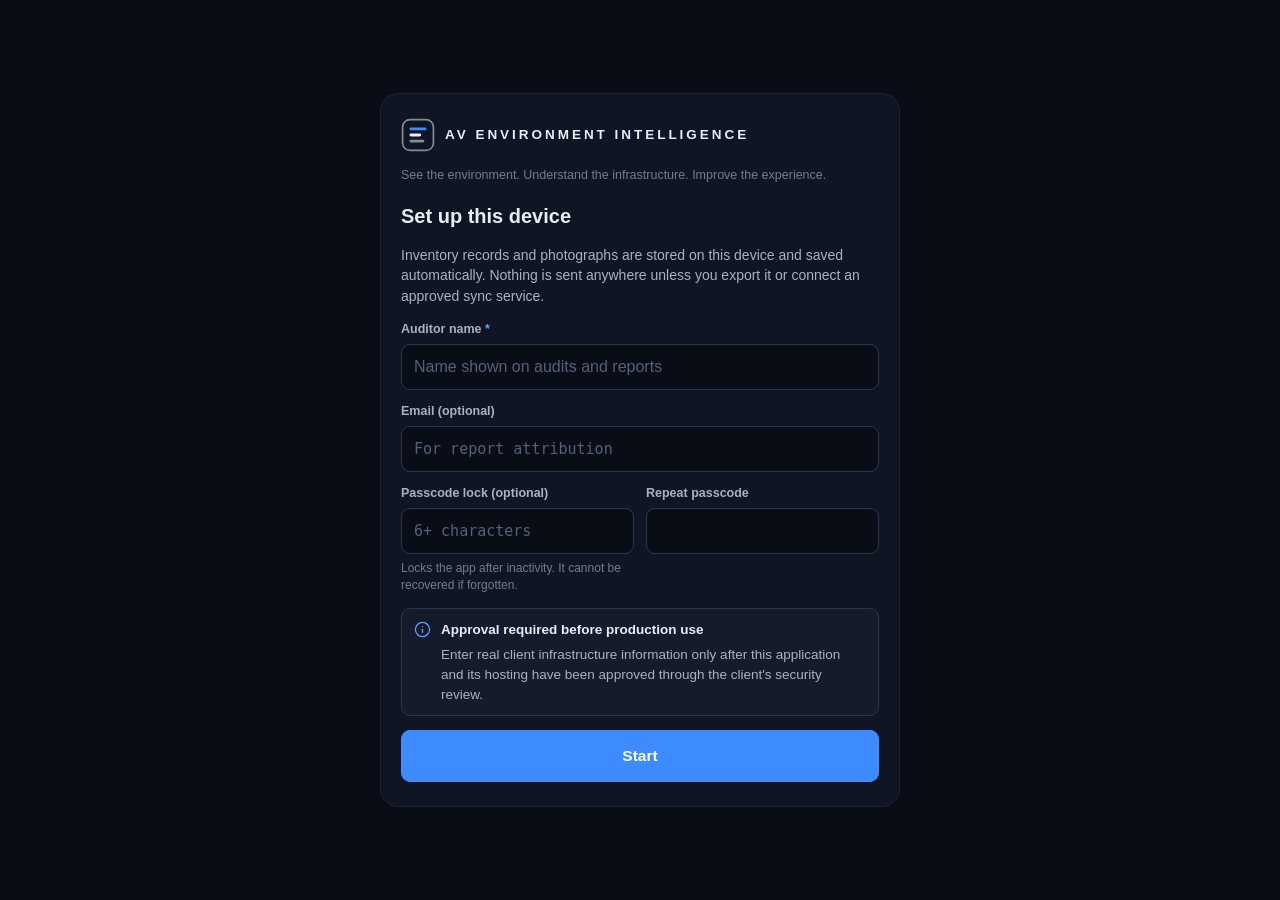
<file: app/index.html>
<!doctype html>
<html lang="en">
<head>
<meta charset="utf-8">
<meta name="viewport" content="width=device-width, initial-scale=1, viewport-fit=cover">
<title>AV Environment Intelligence</title>
<meta name="description" content="AV asset inventory: photograph, identify, verify and export every AV device; with the legacy audit command center.">
<meta name="theme-color" content="#0f1522">
<meta name="color-scheme" content="dark">
<meta name="robots" content="noindex, nofollow">
<meta name="referrer" content="no-referrer">
<meta name="apple-mobile-web-app-capable" content="yes">
<meta name="mobile-web-app-capable" content="yes">
<meta name="apple-mobile-web-app-status-bar-style" content="black-translucent">
<meta name="apple-mobile-web-app-title" content="AV Intelligence">
<meta name="format-detection" content="telephone=no">
<!-- Device-only by default: connect-src 'self' means the browser refuses every connection to any other origin.
     Cloud sync is enabled only by rebuilding with the approved workspace origin: tools\build.ps1 -SyncOrigin https://<project>.supabase.co
     (the build adds that single origin to connect-src). See docs/DEPLOYMENT.md. -->
<meta http-equiv="Content-Security-Policy" content="default-src 'self'; script-src 'self'; style-src 'self'; img-src 'self' data: blob:; connect-src 'self'; object-src 'none'; base-uri 'self'; form-action 'none'">
<link rel="manifest" href="manifest.webmanifest" crossorigin="use-credentials">
<link rel="icon" href="icons/icon-192.png" type="image/png">
<link rel="apple-touch-icon" href="icons/apple-touch-icon.png">
<link rel="stylesheet" href="css/app.css">
</head>
<body>
<div id="app"><div class="boot">AV Environment Intelligence</div></div>
<noscript>This application requires JavaScript.</noscript>
<script src="js/core.js"></script>
<script src="js/schema.js"></script>
<script src="js/store.js"></script>
<script src="js/rules.js"></script>
<script src="js/actions.js"></script>
<script src="js/ui.js"></script>
<script src="js/photos.js"></script>
<script src="js/zip.js"></script>
<script src="js/xlsx.js"></script>
<script src="js/pdf.js"></script>
<script src="js/reports.js"></script>
<script src="js/exporter.js"></script>
<script src="js/handoff.js"></script>
<script src="js/sync.js"></script>
<script src="js/auth.js"></script>
<script src="js/roomimport.js"></script>
<script src="js/inventory.js"></script>
<script src="js/identify.js"></script>
<script src="js/punch.js"></script>
<script src="js/floorreport.js"></script>
<script src="js/pages/command.js"></script>
<script src="js/pages/environment.js"></script>
<script src="js/pages/audits.js"></script>
<script src="js/pages/devices.js"></script>
<script src="js/pages/infrastructure.js"></script>
<script src="js/pages/backlog.js"></script>
<script src="js/pages/coordination.js"></script>
<script src="js/pages/spares.js"></script>
<script src="js/pages/reports.js"></script>
<script src="js/pages/export.js"></script>
<script src="js/pages/settings.js"></script>
<script src="js/pages/inventory.js"></script>
<script src="js/pages/rooms.js"></script>
<script src="js/pages/assets.js"></script>
<script src="js/pages/integration.js"></script>
<script src="js/pages/floorreport.js"></script>
<script src="js/shell.js"></script>
<script src="js/main.js"></script>
</body>
</html>
</file>
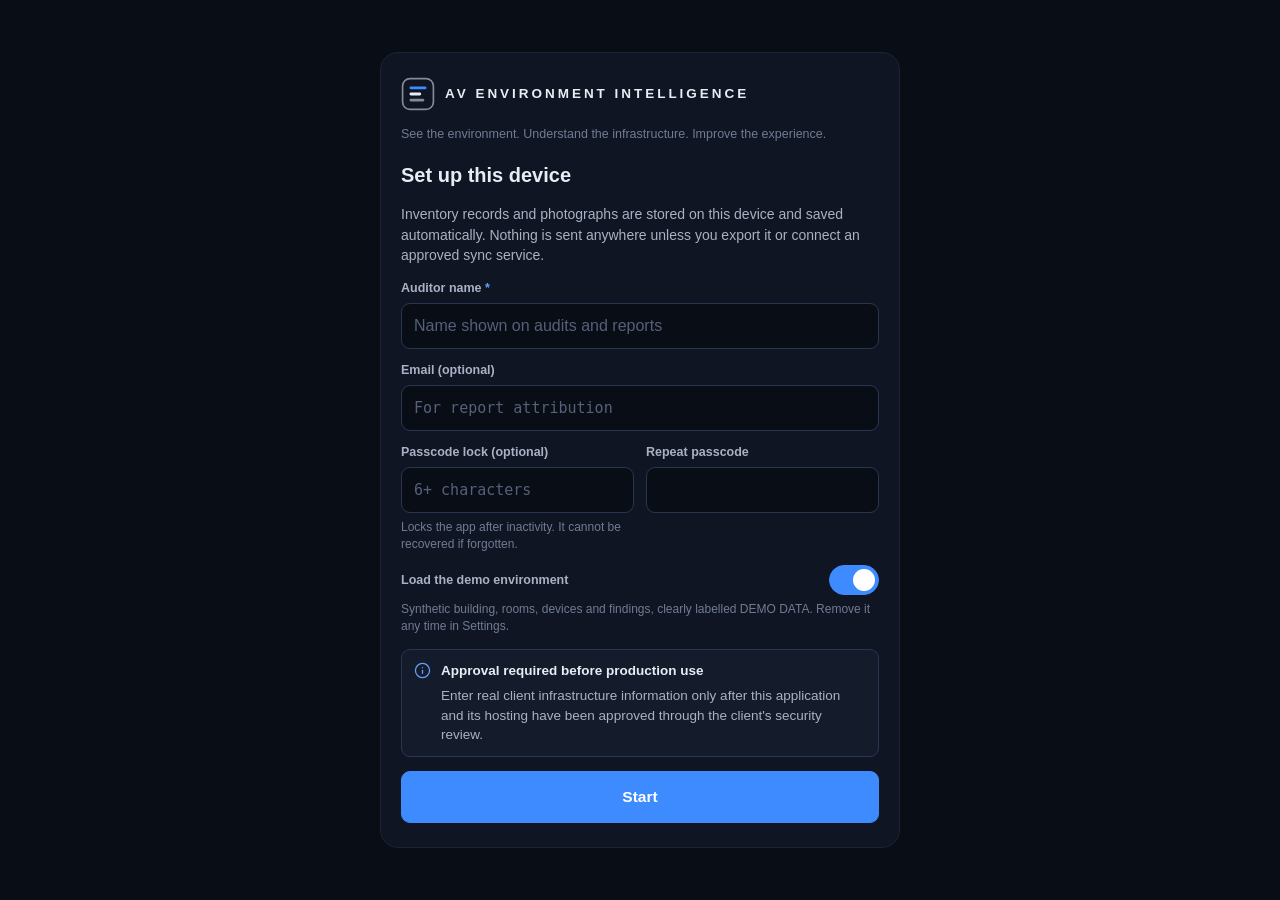
<file: tests/frame.html>
<!doctype html>
<html lang="en">
<head>
<meta charset="utf-8">
<meta name="viewport" content="width=device-width, initial-scale=1, viewport-fit=cover">
<title>Phone-width frame — AV Environment Intelligence</title>
<link rel="stylesheet" href="../app/css/app.css">
</head>
<body>
<div id="app"><div class="boot">AV Environment Intelligence</div></div>
<script src="frame-preload.js"></script>
<script src="../app/js/core.js"></script>
<script src="../app/js/schema.js"></script>
<script src="../app/js/store.js"></script>
<script src="../app/js/rules.js"></script>
<script src="../app/js/actions.js"></script>
<script src="../app/js/ui.js"></script>
<script src="../app/js/photos.js"></script>
<script src="../app/js/zip.js"></script>
<script src="../app/js/xlsx.js"></script>
<script src="../app/js/pdf.js"></script>
<script src="../app/js/reports.js"></script>
<script src="../app/js/exporter.js"></script>
<script src="../app/js/handoff.js"></script>
<script src="../app/js/sync.js"></script>
<script src="../app/js/auth.js"></script>
<script src="../app/js/roomimport.js"></script>
<script src="../app/js/inventory.js"></script>
<script src="../app/js/identify.js"></script>
<script src="../app/js/punch.js"></script>
<script src="../demo/seed.js"></script>
<script src="../app/js/pages/command.js"></script>
<script src="../app/js/pages/environment.js"></script>
<script src="../app/js/pages/audits.js"></script>
<script src="../app/js/pages/devices.js"></script>
<script src="../app/js/pages/infrastructure.js"></script>
<script src="../app/js/pages/backlog.js"></script>
<script src="../app/js/pages/coordination.js"></script>
<script src="../app/js/pages/spares.js"></script>
<script src="../app/js/pages/reports.js"></script>
<script src="../app/js/pages/export.js"></script>
<script src="../app/js/pages/settings.js"></script>
<script src="../app/js/pages/inventory.js"></script>
<script src="../app/js/pages/rooms.js"></script>
<script src="../app/js/pages/assets.js"></script>
<script src="../app/js/pages/integration.js"></script>
<script src="../app/js/shell.js"></script>
<script src="../app/js/main.js"></script>
</body>
</html>
</file>
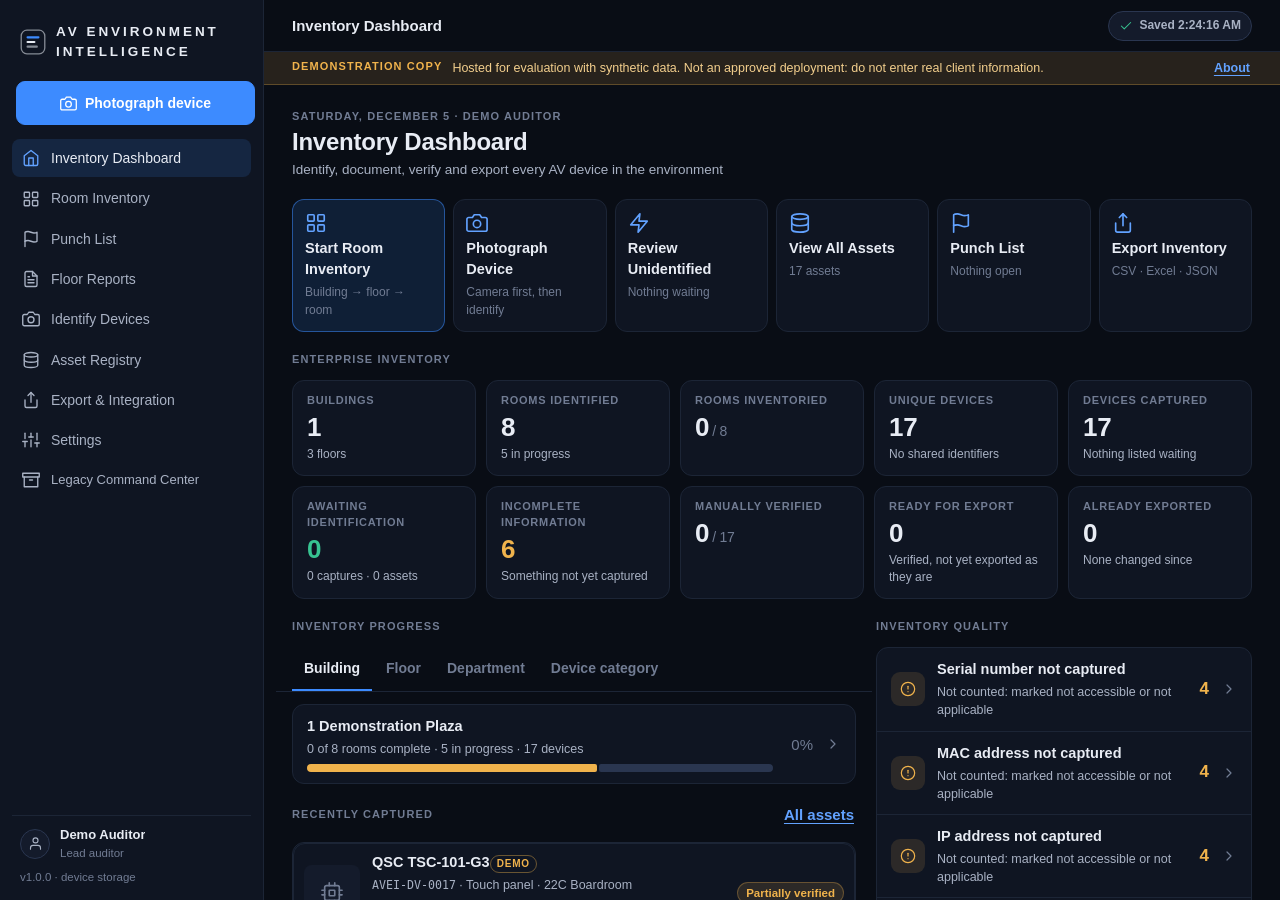
<file: tests/hosted-frame.html>
<!doctype html>
<html lang="en">
<head>
<meta charset="utf-8">
<meta name="viewport" content="width=device-width, initial-scale=1, viewport-fit=cover">
<title>Hosted-copy frame — AV Environment Intelligence</title>
<link rel="stylesheet" href="../app/css/app.css">
</head>
<body>
<div id="app"><div class="boot">AV Environment Intelligence</div></div>
<script src="hosted-preload.js"></script>
<script src="../app/js/core.js"></script>
<script src="../app/js/schema.js"></script>
<script src="../app/js/store.js"></script>
<script src="../app/js/rules.js"></script>
<script src="../app/js/actions.js"></script>
<script src="../app/js/ui.js"></script>
<script src="../app/js/photos.js"></script>
<script src="../app/js/zip.js"></script>
<script src="../app/js/xlsx.js"></script>
<script src="../app/js/pdf.js"></script>
<script src="../app/js/reports.js"></script>
<script src="../app/js/exporter.js"></script>
<script src="../app/js/handoff.js"></script>
<script src="../app/js/sync.js"></script>
<script src="../app/js/auth.js"></script>
<script src="../app/js/roomimport.js"></script>
<script src="../app/js/inventory.js"></script>
<script src="../app/js/identify.js"></script>
<script src="../app/js/punch.js"></script>
<script src="../demo/seed.js"></script>
<script src="../app/js/pages/command.js"></script>
<script src="../app/js/pages/environment.js"></script>
<script src="../app/js/pages/audits.js"></script>
<script src="../app/js/pages/devices.js"></script>
<script src="../app/js/pages/infrastructure.js"></script>
<script src="../app/js/pages/backlog.js"></script>
<script src="../app/js/pages/coordination.js"></script>
<script src="../app/js/pages/spares.js"></script>
<script src="../app/js/pages/reports.js"></script>
<script src="../app/js/pages/export.js"></script>
<script src="../app/js/pages/settings.js"></script>
<script src="../app/js/pages/inventory.js"></script>
<script src="../app/js/pages/rooms.js"></script>
<script src="../app/js/pages/assets.js"></script>
<script src="../app/js/pages/integration.js"></script>
<script src="../app/js/shell.js"></script>
<script src="../app/js/main.js"></script>
</body>
</html>
</file>
<file: app/css/app.css>
/* AV ENVIRONMENT INTELLIGENCE — design system.
   Layout: fixed app frame (sidebar on desktop, bottom tabs on phones) around one scrolling work area; a single committed dark look. */
:root {
  color-scheme: dark;
  --bg: #090d15;
  --surface: #0f1522;
  --raised: #141b2b;
  --hover: #19223a;
  --line: #1c2536;
  --line-strong: #2a3650;
  --text: #e8ecf4;
  --text-2: #a9b2c4;
  --muted: #717c93;
  --accent: #3d8bff;
  --accent-strong: #62a2ff;
  --accent-weak: rgba(61, 139, 255, 0.14);
  --ok: #37c391;
  --ok-weak: rgba(55, 195, 145, 0.13);
  --warn: #f0b34c;
  --warn-weak: rgba(240, 179, 76, 0.13);
  --danger: #f2675f;
  --danger-weak: rgba(242, 103, 95, 0.13);
  --violet: #9f90ff;
  --violet-weak: rgba(159, 144, 255, 0.14);
  --radius: 12px;
  --radius-sm: 9px;
  --font: -apple-system, BlinkMacSystemFont, "SF Pro Text", "Segoe UI Variable Text", "Segoe UI", Inter, Roboto, "Helvetica Neue", Arial, sans-serif;
  --mono: ui-monospace, "SF Mono", "Cascadia Mono", Consolas, Menlo, monospace;
  --safe-t: env(safe-area-inset-top, 0px);
  --safe-b: env(safe-area-inset-bottom, 0px);
  --gut-l: max(16px, env(safe-area-inset-left, 0px));
  --gut-r: max(16px, env(safe-area-inset-right, 0px));
}
/* Hosted inside a Claude artifact frame: the host already pads the root by the safe-area insets. */
:root.embedded { --safe-t: 0px; --safe-b: 0px; }

*, *::before, *::after { box-sizing: border-box; }
html, body { height: 100%; margin: 0; }
body {
  background: var(--bg); color: var(--text); font-family: var(--font); font-size: 15px; line-height: 1.45;
  -webkit-font-smoothing: antialiased; -webkit-text-size-adjust: 100%; text-size-adjust: 100%; overscroll-behavior: none;
  -webkit-tap-highlight-color: transparent;
}
#app, .app-root { height: 100%; }
h1, h2, h3, p { margin: 0; }
button, input, select, textarea { font: inherit; color: inherit; }
button { cursor: pointer; -webkit-appearance: none; appearance: none; }
button:disabled { cursor: not-allowed; }
a { color: var(--accent-strong); text-decoration: none; }
img { max-width: 100%; }
:focus-visible { outline: 2px solid var(--accent); outline-offset: 2px; }
.ic { flex: none; display: block; }
.mono { font-family: var(--mono); font-size: 0.93em; letter-spacing: 0; }
.muted { color: var(--muted); }
.grow { flex: 1 1 auto; min-width: 0; }
.count { color: var(--muted); font-weight: 500; margin-left: 6px; font-variant-numeric: tabular-nums; }
.boot { height: 100%; display: flex; align-items: center; justify-content: center; color: var(--muted); font-size: 13px; letter-spacing: 0.08em; text-transform: uppercase; }

/* ------------------------------------------------------------ frame */
.shell { height: 100%; display: flex; }
.sidebar { display: none; width: 264px; flex: none; flex-direction: column; gap: 14px; padding: 18px 12px 12px; border-right: 1px solid var(--line); background: var(--surface); overflow-y: auto; }
.sidebar-brand { padding: 4px 8px 6px; }
.sidebar-new { margin: 0 4px; width: calc(100% - 8px); }
.nav { display: flex; flex-direction: column; gap: 2px; }
.nav-item { display: flex; align-items: center; gap: 11px; padding: 9px 10px; border-radius: 8px; color: var(--text-2); font-size: 14px; font-weight: 500; }
.nav-item:hover { background: var(--raised); color: var(--text); }
.nav-item.on { background: var(--accent-weak); color: var(--text); }
.nav-item.on .ic { color: var(--accent-strong); }
.nav-label { flex: 1; min-width: 0; }
.nav-badge { font-size: 11px; font-weight: 700; min-width: 20px; height: 18px; padding: 0 6px; border-radius: 9px; background: var(--raised); border: 1px solid var(--line-strong); color: var(--text-2); display: inline-flex; align-items: center; justify-content: center; font-variant-numeric: tabular-nums; }
.sidebar-foot { margin-top: auto; padding: 10px 8px 2px; border-top: 1px solid var(--line); display: flex; flex-direction: column; gap: 8px; }
.who { display: flex; align-items: center; gap: 10px; }
.who-avatar { width: 30px; height: 30px; border-radius: 50%; background: var(--raised); border: 1px solid var(--line-strong); display: flex; align-items: center; justify-content: center; color: var(--text-2); }
.who-text { display: flex; flex-direction: column; min-width: 0; }
.who-name { font-size: 13px; font-weight: 600; white-space: nowrap; overflow: hidden; text-overflow: ellipsis; }
.who-role, .sidebar-meta { font-size: 11.5px; color: var(--muted); }

.content { flex: 1; min-width: 0; height: 100%; display: flex; flex-direction: column; }
.topbar { flex: none; display: flex; align-items: center; gap: 8px; min-height: calc(52px + var(--safe-t)); padding: var(--safe-t) var(--gut-r) 0 var(--gut-l); border-bottom: 1px solid var(--line); background: var(--surface); }
.topbar-brand { background: none; border: 0; padding: 6px 0; display: flex; align-items: center; }
.topbar-section { display: none; font-weight: 600; font-size: 15px; }
.main { flex: 1; min-height: 0; overflow-y: auto; overflow-x: hidden; -webkit-overflow-scrolling: touch; overscroll-behavior: contain; }
.page { max-width: 1240px; margin: 0 auto; padding: 16px var(--gut-r) 40px var(--gut-l); display: flex; flex-direction: column; gap: 16px; }
.bottomnav { flex: none; display: grid; grid-template-columns: 1fr 1fr auto 1fr 1fr; align-items: center; padding: 6px 6px calc(6px + var(--safe-b)); border-top: 1px solid var(--line); background: var(--surface); }
.bn-item { background: none; border: 0; display: flex; flex-direction: column; align-items: center; gap: 3px; padding: 6px 2px; min-height: 48px; color: var(--muted); font-size: 10.5px; font-weight: 600; letter-spacing: 0.02em; border-radius: 10px; }
.bn-item.on { color: var(--text); }
.bn-item.on .ic { color: var(--accent-strong); }
.fab { display: flex; align-items: center; gap: 6px; margin: -18px 10px 0; min-height: 48px; padding: 0 18px 0 14px; border-radius: 15px; border: 0; background: var(--accent); color: #fff; font-weight: 700; font-size: 13px; letter-spacing: 0.08em; box-shadow: 0 0 0 5px var(--surface), 0 8px 22px rgba(20, 70, 170, 0.45); }
.fab:active { background: #2f79ea; }
.overlays { position: relative; z-index: 30; }

.demo-banner { flex: none; display: flex; align-items: center; gap: 10px; padding: 7px var(--gut-r) 7px var(--gut-l); background: var(--warn-weak); border-bottom: 1px solid rgba(240, 179, 76, 0.28); color: #f3cf8d; font-size: 12.5px; }
.demo-banner strong { font-size: 11px; letter-spacing: 0.1em; color: var(--warn); white-space: nowrap; }
.demo-banner span { flex: 1; min-width: 0; white-space: nowrap; overflow: hidden; text-overflow: ellipsis; }
.demo-banner .link { padding: 0 2px; }
/* the notice on the copy hosted as a demonstration page: always shown, and never cut short */
.demo-banner-hosted { align-items: flex-start; }
.demo-banner-hosted span { white-space: normal; overflow: visible; }
.status-banner { flex: none; display: flex; align-items: flex-start; gap: 8px; padding: 8px var(--gut-r) 8px var(--gut-l); background: var(--danger-weak); border-bottom: 1px solid rgba(242, 103, 95, 0.3); color: #ffc0bb; font-size: 13px; }
.update-banner { background: var(--accent-weak); border-bottom-color: rgba(61, 139, 255, 0.3); color: var(--accent-strong); align-items: center; }
.update-banner span { flex: 1; }
.update-banner .link { padding: 0 2px; }
.link { background: none; border: 0; padding: 4px 2px; color: var(--accent-strong); font-weight: 600; font-size: inherit; text-decoration: underline; text-underline-offset: 3px; }
.save-pill { display: inline-flex; align-items: center; gap: 6px; min-height: 30px; padding: 0 10px; border-radius: 15px; border: 1px solid var(--line-strong); background: var(--raised); font-size: 12px; font-weight: 600; color: var(--text-2); white-space: nowrap; font-variant-numeric: tabular-nums; }
.save-ok .ic { color: var(--ok); }
.save-warn { border-color: rgba(240, 179, 76, 0.4); } .save-warn .ic { color: var(--warn); }
.save-danger { border-color: rgba(242, 103, 95, 0.5); color: #ffc0bb; } .save-danger .ic { color: var(--danger); }

.brand { display: flex; align-items: center; gap: 10px; color: var(--text); min-width: 0; }
.brand-mark { flex: none; color: var(--text); }
.brand-text { display: flex; align-items: center; gap: 9px; min-width: 0; }
.brand-name { font-weight: 700; font-size: 13.5px; letter-spacing: 0.22em; }
.brand-sep { width: 1px; height: 14px; background: var(--line-strong); }
.brand-product { font-size: 10px; font-weight: 600; letter-spacing: 0.16em; color: var(--text-2); white-space: nowrap; }
.brand-stack .brand-text { flex-direction: column; align-items: flex-start; gap: 3px; }
.brand-stack .brand-sep { display: none; }

@media (min-width: 1024px) {
  .sidebar { display: flex; }
  .bottomnav { display: none; }
  .topbar-brand { display: none; }
  .topbar-section { display: block; }
  .topbar { background: var(--bg); padding-left: 28px; padding-right: 28px; }
  .page { padding: 24px 28px 56px; gap: 20px; }
  .demo-banner, .status-banner { padding-left: 28px; padding-right: 28px; }
}

/* ------------------------------------------------------------ page header */
.page-head { display: flex; align-items: flex-start; justify-content: space-between; gap: 12px; flex-wrap: wrap; }
.page-head-main { display: flex; align-items: flex-start; gap: 6px; min-width: 0; flex: 1 1 190px; }
.back-btn { margin: -3px 0 0 -8px; }
.page-titles { min-width: 0; display: flex; flex-direction: column; gap: 3px; }
.eyebrow { font-size: 11px; font-weight: 600; letter-spacing: 0.1em; text-transform: uppercase; color: var(--muted); }
.page-title { font-size: 21px; line-height: 1.2; font-weight: 650; letter-spacing: -0.01em; display: flex; align-items: center; flex-wrap: wrap; gap: 8px; text-wrap: balance; }
.page-sub { color: var(--text-2); font-size: 13.5px; }
.page-actions { display: flex; gap: 8px; flex-wrap: wrap; align-items: center; }
@media (min-width: 1024px) { .page-title { font-size: 24px; } }

/* ------------------------------------------------------------ buttons */
.btn { display: inline-flex; align-items: center; justify-content: center; gap: 8px; min-height: 44px; padding: 0 16px; border-radius: var(--radius-sm); border: 1px solid var(--line-strong); background: var(--raised); color: var(--text); font-weight: 600; font-size: 14px; white-space: nowrap; text-align: center; user-select: none; -webkit-user-select: none; }
.btn:hover { background: var(--hover); }
.btn:disabled, .btn[aria-disabled="true"] { opacity: 0.45; }
.btn-primary { background: var(--accent); border-color: var(--accent); color: #fff; }
.btn-primary:hover { background: #2f7df2; }
.btn-ghost { background: transparent; border-color: transparent; color: var(--text-2); }
.btn-ghost:hover { background: var(--raised); color: var(--text); }
.btn-danger { background: var(--danger); border-color: var(--danger); color: #fff; }
.btn-danger:hover { background: #e0564e; }
.btn-ghost-danger { background: transparent; border-color: transparent; color: var(--danger); }
.btn-ghost-danger:hover { background: var(--danger-weak); }
.btn-sm { min-height: 36px; padding: 0 12px; font-size: 13px; border-radius: 8px; }
.btn-lg { min-height: 52px; font-size: 15.5px; padding: 0 20px; }
.btn-block { display: flex; width: 100%; }
.icon-btn { display: inline-flex; align-items: center; justify-content: center; width: 40px; height: 40px; flex: none; border-radius: 10px; border: 0; background: transparent; color: var(--text-2); }
.icon-btn:hover { background: var(--raised); color: var(--text); }
.btn-row { display: flex; align-items: center; gap: 8px; }
.btn-row.wrap { flex-wrap: wrap; }
.capture { position: relative; cursor: pointer; }
.file-input { position: absolute; width: 1px; height: 1px; opacity: 0; overflow: hidden; pointer-events: none; }

/* ------------------------------------------------------------ chips */
.chip { display: inline-flex; align-items: center; gap: 4px; height: 22px; padding: 0 8px; border-radius: 11px; border: 1px solid var(--line-strong); background: var(--raised); color: var(--text-2); font-size: 11.5px; font-weight: 600; white-space: nowrap; font-variant-numeric: tabular-nums; }
.chip-ok { color: var(--ok); background: var(--ok-weak); border-color: rgba(55, 195, 145, 0.3); }
.chip-warn { color: var(--warn); background: var(--warn-weak); border-color: rgba(240, 179, 76, 0.3); }
.chip-danger { color: var(--danger); background: var(--danger-weak); border-color: rgba(242, 103, 95, 0.32); }
.chip-accent { color: var(--accent-strong); background: var(--accent-weak); border-color: rgba(61, 139, 255, 0.32); }
.chip-violet { color: var(--violet); background: var(--violet-weak); border-color: rgba(159, 144, 255, 0.32); }
.chip-muted { color: var(--muted); background: transparent; }
.chip-demo { color: var(--warn); background: transparent; border-color: rgba(240, 179, 76, 0.4); font-size: 10px; letter-spacing: 0.08em; height: 18px; padding: 0 6px; }
.chip-strong { font-weight: 700; }
.chip-scroll { display: flex; gap: 8px; overflow-x: auto; padding: 2px 0 6px; margin: 0 calc(-1 * var(--gut-r)) 0 calc(-1 * var(--gut-l)); padding-left: var(--gut-l); padding-right: var(--gut-r); scrollbar-width: none; }
.chip-scroll::-webkit-scrollbar { display: none; }
.sheet-body .chip-scroll { margin: 0 -16px; padding-left: 16px; padding-right: 16px; }
.pill { flex: none; min-height: 38px; padding: 0 14px; border-radius: 19px; border: 1px solid var(--line-strong); background: transparent; color: var(--text-2); font-size: 13px; font-weight: 600; white-space: nowrap; }
.pill.on { background: var(--accent-weak); border-color: var(--accent); color: var(--text); }

/* ------------------------------------------------------------ forms */
.form-group { display: flex; flex-direction: column; gap: 10px; }
.form-group + .form-group { margin-top: 18px; }
.form-group-title { font-size: 11px; font-weight: 700; letter-spacing: 0.1em; text-transform: uppercase; color: var(--muted); padding-bottom: 6px; border-bottom: 1px solid var(--line); }
.form-grid { display: grid; grid-template-columns: repeat(2, minmax(0, 1fr)); gap: 12px; }
.field { grid-column: 1 / -1; display: flex; flex-direction: column; gap: 6px; min-width: 0; }
.field.half { grid-column: span 1; }
@media (max-width: 359px) { .field.half { grid-column: 1 / -1; } }
.field-label { font-size: 12.5px; font-weight: 600; color: var(--text-2); }
.req { color: var(--accent-strong); }
.field-hint { font-size: 12px; color: var(--muted); line-height: 1.4; }
.hint-warn { color: var(--warn); }
.hint-danger { color: #f59a94; }
.field-error { font-size: 12px; color: var(--danger); font-weight: 600; }
.field.is-missing .input { border-color: var(--danger); }
.field-toggle { flex-direction: row; flex-wrap: wrap; align-items: center; justify-content: space-between; column-gap: 12px; }
.field-toggle .field-hint { flex-basis: 100%; }
.input { display: block; width: 100%; min-height: 46px; padding: 10px 12px; border-radius: var(--radius-sm); border: 1px solid var(--line-strong); background: var(--bg); color: var(--text); font-size: 16px; line-height: 1.35; -webkit-appearance: none; appearance: none; }
.input::placeholder { color: #55607a; }
.input:focus { outline: none; border-color: var(--accent); box-shadow: 0 0 0 3px var(--accent-weak); }
.input:disabled { opacity: 0.55; }
.input.mono { font-size: 15px; }
.textarea { resize: vertical; min-height: 76px; }
.select { padding-right: 34px; background-image: url("data:image/svg+xml,%3Csvg xmlns='http://www.w3.org/2000/svg' width='16' height='16' viewBox='0 0 24 24' fill='none' stroke='%23a9b2c4' stroke-width='2.2' stroke-linecap='round' stroke-linejoin='round'%3E%3Cpolyline points='6 9 12 15 18 9'/%3E%3C/svg%3E"); background-repeat: no-repeat; background-position: right 10px center; text-overflow: ellipsis; }
input[type="date"].input { min-width: 0; }
.combo { position: relative; }
.toggle { position: relative; flex: none; width: 50px; height: 30px; border-radius: 15px; border: 1px solid var(--line-strong); background: var(--bg); padding: 0; }
.toggle-knob { position: absolute; top: 3px; left: 3px; width: 22px; height: 22px; border-radius: 50%; background: var(--text-2); }
.toggle.on { background: var(--accent); border-color: var(--accent); }
.toggle.on .toggle-knob { left: 23px; background: #fff; }
.seg { display: grid; grid-auto-flow: column; grid-auto-columns: minmax(0, 1fr); gap: 6px; }
.seg.seg-wrap { grid-auto-flow: row; grid-template-columns: repeat(2, minmax(0, 1fr)); }
.seg-btn { min-height: 44px; padding: 4px 6px; border-radius: var(--radius-sm); border: 1px solid var(--line-strong); background: transparent; color: var(--text-2); font-size: 13px; font-weight: 600; line-height: 1.15; }
.seg-btn.on { background: var(--accent-weak); border-color: var(--accent); color: var(--text); }
.seg-btn.on.tone-ok { background: var(--ok-weak); border-color: var(--ok); color: var(--ok); }
.seg-btn.on.tone-danger { background: var(--danger-weak); border-color: var(--danger); color: var(--danger); }
.seg-btn.on.tone-warn { background: var(--warn-weak); border-color: var(--warn); color: var(--warn); }
.seg-btn.on.tone-muted { background: var(--raised); border-color: var(--muted); color: var(--text-2); }
.ident { padding: 12px; border-radius: var(--radius); border: 1px solid var(--line); background: var(--raised); gap: 8px; }
.ident-missing { border-color: rgba(242, 103, 95, 0.45); }
.ident-recorded { border-color: rgba(240, 179, 76, 0.4); }
.ident-head { display: flex; align-items: center; justify-content: space-between; gap: 8px; }
.ident-row { display: grid; grid-template-columns: minmax(0, 1fr); gap: 8px; }
@media (min-width: 520px) { .ident-row { grid-template-columns: minmax(0, 1.1fr) minmax(0, 1fr); } }
.search { display: flex; align-items: center; gap: 8px; min-height: 44px; padding: 0 6px 0 12px; border-radius: var(--radius-sm); border: 1px solid var(--line-strong); background: var(--bg); color: var(--muted); flex: 1 1 200px; min-width: 0; }
.search:focus-within { border-color: var(--accent); }
.search-input { flex: 1; min-width: 0; border: 0; background: transparent; outline: none; font-size: 16px; color: var(--text); -webkit-appearance: none; appearance: none; }
.search-input::-webkit-search-cancel-button { display: none; }
.toolbar { display: flex; flex-wrap: wrap; gap: 8px; align-items: center; }
.toolbar .select { width: auto; flex: 1 1 140px; min-width: 0; min-height: 44px; font-size: 14px; }
.toolbar .search { flex-basis: 100%; }
@media (min-width: 900px) { .toolbar .search { flex-basis: 240px; } .toolbar .select { flex: 0 1 190px; } }
.label-row { display: flex; align-items: center; justify-content: space-between; gap: 8px; }
.label { font-size: 11px; font-weight: 700; letter-spacing: 0.1em; text-transform: uppercase; color: var(--muted); }

/* ------------------------------------------------------------ surfaces */
.card { border: 1px solid var(--line); border-radius: var(--radius); background: var(--surface); min-width: 0; }
.card-pad { padding: 14px; display: flex; flex-direction: column; gap: 12px; }
.card-head { display: flex; align-items: center; justify-content: space-between; gap: 8px; }
.card-title { font-size: 12px; font-weight: 700; letter-spacing: 0.09em; text-transform: uppercase; color: var(--text-2); }
.list { display: flex; flex-direction: column; border: 1px solid var(--line); border-radius: var(--radius); background: var(--surface); overflow: hidden; }
.list-plain { border: 0; border-radius: 0; background: none; }
.row { display: flex; align-items: center; gap: 12px; width: 100%; min-height: 58px; padding: 11px 14px; text-align: left; background: none; border: 0; border-bottom: 1px solid var(--line); color: inherit; }
.row:last-child { border-bottom: 0; }
.row-click:hover { background: var(--raised); }
.row-left { flex: none; color: var(--text-2); display: flex; align-items: center; }
.row-main { flex: 1; min-width: 0; display: flex; flex-direction: column; gap: 3px; }
.row-title { font-weight: 600; font-size: 14.5px; display: flex; align-items: center; flex-wrap: wrap; gap: 6px; overflow-wrap: anywhere; }
.row-sub { font-size: 12.5px; color: var(--text-2); overflow-wrap: anywhere; }
.row-right { flex: none; display: flex; align-items: center; gap: 6px; flex-wrap: wrap; justify-content: flex-end; max-width: 46%; }
.row-chev { color: var(--muted); flex: none; }
.sect { border: 1px solid var(--line); border-radius: var(--radius); background: var(--surface); min-width: 0; }
.sect-head { display: flex; align-items: center; gap: 10px; width: 100%; min-height: 58px; padding: 10px 14px; background: none; border: 0; text-align: left; }
.sect-ic { color: var(--accent-strong); flex: none; }
.sect-titles { flex: 1; min-width: 0; display: flex; flex-direction: column; gap: 2px; }
.sect-name { font-weight: 650; font-size: 15px; }
.sect-sub { font-size: 12.5px; color: var(--text-2); }
.sect-chev { color: var(--muted); }
.sect-body { padding: 12px 12px 14px; display: flex; flex-direction: column; gap: 12px; border-top: 1px solid var(--line); }
.sect-stack { display: flex; flex-direction: column; gap: 8px; }
@media (min-width: 720px) { .sect-body { padding: 16px; gap: 14px; } }
.tiles { display: grid; grid-template-columns: repeat(2, minmax(0, 1fr)); gap: 10px; }
@media (min-width: 720px) { .tiles { grid-template-columns: repeat(4, minmax(0, 1fr)); } .tiles-3 { grid-template-columns: repeat(3, minmax(0, 1fr)); } }
@media (min-width: 1200px) { .tiles-6 { grid-template-columns: repeat(6, minmax(0, 1fr)); } }
.stat { display: flex; flex-direction: column; gap: 4px; padding: 12px 14px; border-radius: var(--radius); border: 1px solid var(--line); background: var(--surface); text-align: left; min-width: 0; color: inherit; }
.stat-click:hover { background: var(--raised); }
.stat-label { font-size: 11px; font-weight: 700; letter-spacing: 0.07em; text-transform: uppercase; color: var(--muted); }
.stat-value { font-size: 26px; line-height: 1.1; font-weight: 650; font-variant-numeric: tabular-nums; letter-spacing: -0.01em; }
.stat-unit { font-size: 14px; color: var(--muted); font-weight: 500; margin-left: 3px; }
.stat-sub { font-size: 12px; color: var(--text-2); }
.stat-danger .stat-value { color: var(--danger); }
.stat-warn .stat-value { color: var(--warn); }
.stat-ok .stat-value { color: var(--ok); }
.stat-accent .stat-value { color: var(--accent-strong); }
.progress { height: 6px; border-radius: 3px; background: var(--raised); overflow: hidden; }
.progress-bar { height: 100%; border-radius: 3px; background: var(--accent); }
.progress-ok .progress-bar { background: var(--ok); }
.progress-warn .progress-bar { background: var(--warn); }
.stackbar { display: flex; height: 8px; border-radius: 4px; overflow: hidden; gap: 2px; background: transparent; }
.stackbar span { border-radius: 2px; min-width: 4px; }
.stack-ok { background: var(--ok); } .stack-warn { background: var(--warn); } .stack-muted { background: var(--line-strong); } .stack-accent { background: var(--accent); } .stack-danger { background: var(--danger); }
.legend { display: flex; flex-wrap: wrap; gap: 4px 14px; font-size: 12.5px; color: var(--text-2); }
.legend i { display: inline-block; width: 8px; height: 8px; border-radius: 2px; margin-right: 6px; }
.tabs { display: flex; gap: 2px; overflow-x: auto; border-bottom: 1px solid var(--line); scrollbar-width: none; margin: 0 calc(-1 * var(--gut-r)) 0 calc(-1 * var(--gut-l)); padding: 0 var(--gut-r) 0 var(--gut-l); }
.tabs::-webkit-scrollbar { display: none; }
.tab { flex: none; min-height: 44px; padding: 0 12px; background: none; border: 0; border-bottom: 2px solid transparent; color: var(--muted); font-weight: 600; font-size: 14px; white-space: nowrap; display: inline-flex; align-items: center; gap: 6px; }
.tab.on { color: var(--text); border-bottom-color: var(--accent); }
.tab-count { font-size: 11px; padding: 0 6px; height: 18px; border-radius: 9px; background: var(--raised); color: var(--text-2); display: inline-flex; align-items: center; font-variant-numeric: tabular-nums; }
.empty { display: flex; flex-direction: column; align-items: center; gap: 8px; padding: 28px 16px; text-align: center; color: var(--text-2); }
.empty-ic { width: 46px; height: 46px; border-radius: 50%; border: 1px solid var(--line-strong); display: flex; align-items: center; justify-content: center; color: var(--muted); }
.empty-title { font-weight: 600; color: var(--text); }
.empty-text { font-size: 13px; max-width: 46ch; }
.kv-list { display: flex; flex-direction: column; border: 1px solid var(--line); border-radius: var(--radius); overflow: hidden; }
.kv { display: flex; justify-content: space-between; gap: 14px; padding: 9px 12px; border-bottom: 1px solid var(--line); font-size: 13.5px; }
.kv:last-child { border-bottom: 0; }
.kv-k { color: var(--muted); flex: none; max-width: 46%; }
.kv-v { text-align: right; min-width: 0; overflow-wrap: anywhere; }
.kv-mono .kv-v { font-family: var(--mono); font-size: 12.5px; }
.note { display: flex; gap: 10px; padding: 11px 12px; border-radius: var(--radius-sm); border: 1px solid var(--line-strong); background: var(--raised); font-size: 13.5px; color: var(--text-2); line-height: 1.45; }
.note .ic { margin-top: 1px; }
.note-body { min-width: 0; flex: 1; display: flex; flex-direction: column; gap: 6px; overflow-wrap: anywhere; }
.note-title { font-weight: 650; color: var(--text); }
.note-info .ic { color: var(--accent-strong); }
.note-ok { border-color: rgba(55, 195, 145, 0.3); background: var(--ok-weak); } .note-ok .ic { color: var(--ok); }
.note-warn { border-color: rgba(240, 179, 76, 0.32); background: var(--warn-weak); } .note-warn .ic { color: var(--warn); }
.note-danger { border-color: rgba(242, 103, 95, 0.36); background: var(--danger-weak); color: #ffcfca; } .note-danger .ic { color: var(--danger); }
.split { display: grid; grid-template-columns: minmax(0, 1fr); gap: 16px; }
@media (min-width: 1024px) { .split { grid-template-columns: minmax(0, 1.5fr) minmax(0, 1fr); gap: 20px; } .split-even { grid-template-columns: repeat(2, minmax(0, 1fr)); } }
.stack { display: flex; flex-direction: column; gap: 12px; min-width: 0; }
.stack-lg { gap: 16px; }
.table-wrap { overflow-x: auto; border: 1px solid var(--line); border-radius: var(--radius); background: var(--surface); }
.table { width: 100%; border-collapse: collapse; font-size: 13.5px; }
.table th { text-align: left; padding: 9px 12px; font-size: 11px; font-weight: 700; letter-spacing: 0.07em; text-transform: uppercase; color: var(--muted); border-bottom: 1px solid var(--line); white-space: nowrap; background: var(--surface); }
.table td { padding: 10px 12px; border-bottom: 1px solid var(--line); vertical-align: top; }
.table tr:last-child td { border-bottom: 0; }
.table tbody tr.click { cursor: pointer; }
.table tbody tr.click:hover td { background: var(--raised); }
.table .num { text-align: right; font-variant-numeric: tabular-nums; }

/* ------------------------------------------------------------ overlays */
.sheet-wrap { position: fixed; inset: 0; z-index: 40; display: flex; align-items: flex-end; justify-content: center; background: rgba(3, 6, 12, 0.66); }
.sheet { width: 100%; max-width: 780px; max-height: 94%; display: flex; flex-direction: column; background: var(--surface); border: 1px solid var(--line-strong); border-bottom: 0; border-radius: 18px 18px 0 0; padding-bottom: var(--safe-b); }
.sheet-full .sheet { height: 94%; }
.sheet-wide .sheet { max-width: 1040px; height: 94%; }
.sheet-head { flex: none; display: flex; align-items: center; gap: 8px; padding: 12px 8px 12px 16px; border-bottom: 1px solid var(--line); }
.sheet-titles { flex: 1; min-width: 0; }
.sheet-title { font-weight: 650; font-size: 16px; overflow-wrap: anywhere; }
.sheet-sub { font-size: 12.5px; color: var(--text-2); overflow-wrap: anywhere; }
.sheet-body { flex: 1; min-height: 0; overflow-y: auto; -webkit-overflow-scrolling: touch; overscroll-behavior: contain; padding: 16px; display: flex; flex-direction: column; gap: 14px; }
.sheet-foot { flex: none; display: flex; align-items: center; gap: 8px; padding: 10px 12px; border-top: 1px solid var(--line); }
.saved-hint { font-size: 11.5px; color: var(--muted); margin-right: 4px; display: none; }
@media (min-width: 520px) { .saved-hint { display: inline; } }
@media (min-width: 900px) {
  .sheet-wrap { align-items: center; padding: 24px; }
  .sheet { border-radius: 16px; border-bottom: 1px solid var(--line-strong); max-height: 92%; padding-bottom: 0; }
  .sheet-full .sheet, .sheet-wide .sheet { height: auto; min-height: 420px; }
}
.dialog-wrap { position: fixed; inset: 0; z-index: 60; display: flex; align-items: center; justify-content: center; padding: 20px; background: rgba(3, 6, 12, 0.72); }
.dialog { width: 100%; max-width: 420px; padding: 18px; border-radius: 16px; border: 1px solid var(--line-strong); background: var(--raised); display: flex; flex-direction: column; gap: 12px; }
.dialog-title { font-size: 16.5px; font-weight: 650; }
.dialog-msg { color: var(--text-2); font-size: 14px; overflow-wrap: anywhere; white-space: pre-line; }
.dialog-input { display: flex; flex-direction: column; gap: 6px; }
.dialog-actions { display: flex; justify-content: flex-end; gap: 8px; flex-wrap: wrap; margin-top: 4px; }
.toasts { position: fixed; left: 0; right: 0; bottom: calc(84px + var(--safe-b)); z-index: 80; display: flex; flex-direction: column; align-items: center; gap: 8px; padding: 0 16px; pointer-events: none; }
.toast { max-width: 520px; padding: 10px 14px; border-radius: 10px; border: 1px solid var(--line-strong); background: #1b2438; color: var(--text); font-size: 13.5px; font-weight: 500; box-shadow: 0 10px 30px rgba(0, 0, 0, 0.45); }
.toast-ok { border-color: rgba(55, 195, 145, 0.5); }
.toast-warn { border-color: rgba(240, 179, 76, 0.55); }
.toast-danger { border-color: rgba(242, 103, 95, 0.6); background: #2a1a1d; }
@media (min-width: 1024px) { .toasts { bottom: 28px; } }
.action-list { display: flex; flex-direction: column; gap: 8px; }
.action { display: flex; align-items: center; gap: 12px; width: 100%; min-height: 62px; padding: 10px 12px; border-radius: var(--radius); border: 1px solid var(--line); background: var(--raised); text-align: left; color: var(--text); }
.action:hover { background: var(--hover); }
.action-on { border-color: var(--accent); }
.action-ic { width: 40px; height: 40px; flex: none; border-radius: 10px; background: var(--accent-weak); color: var(--accent-strong); display: flex; align-items: center; justify-content: center; }
.action-text { flex: 1; min-width: 0; display: flex; flex-direction: column; gap: 2px; }
.action-label { font-weight: 650; font-size: 15px; }
.action-hint { font-size: 12.5px; color: var(--text-2); }

/* ------------------------------------------------------------ gate (set-up / lock / sign-in) */
.gate { height: 100%; overflow-y: auto; display: flex; align-items: flex-start; justify-content: center; padding: calc(28px + var(--safe-t)) var(--gut-r) calc(28px + var(--safe-b)) var(--gut-l); }
.gate-card { width: 100%; max-width: 420px; margin: auto 0; display: flex; flex-direction: column; gap: 14px; padding: 24px 20px; border-radius: 18px; border: 1px solid var(--line); background: var(--surface); }
.gate-wide { max-width: 520px; }
.gate-tag { font-size: 12.5px; color: var(--muted); }
.gate-title { font-size: 20px; font-weight: 650; display: flex; align-items: center; gap: 8px; margin-top: 4px; }
.gate-text { color: var(--text-2); font-size: 14px; }
.gate-fine { font-size: 12px; color: var(--muted); }

/* ------------------------------------------------------------ photographs */
.gallery { display: grid; grid-template-columns: repeat(3, minmax(0, 1fr)); gap: 6px; }
@media (min-width: 640px) { .gallery { grid-template-columns: repeat(5, minmax(0, 1fr)); } }
@media (min-width: 1100px) { .gallery { grid-template-columns: repeat(7, minmax(0, 1fr)); } }
.gallery-groups { display: flex; flex-direction: column; gap: 14px; }
.gallery-group { display: flex; flex-direction: column; gap: 6px; }
.gallery-title { font-size: 12.5px; font-weight: 650; color: var(--text-2); }
.thumb { position: relative; aspect-ratio: 1 / 1; padding: 0; border-radius: 8px; border: 1px solid var(--line-strong); background: var(--raised); overflow: hidden; display: block; width: 100%; }
.thumb img { width: 100%; height: 100%; object-fit: cover; display: block; }
.thumb-new { border-color: var(--accent); box-shadow: 0 0 0 2px var(--accent-weak); }
.thumb-none { width: 100%; height: 100%; display: flex; align-items: center; justify-content: center; color: var(--muted); }
.thumb-cap { position: absolute; left: 0; right: 0; bottom: 0; padding: 12px 6px 4px; font-size: 10.5px; font-weight: 600; color: #fff; text-align: left; background: linear-gradient(transparent, rgba(0, 0, 0, 0.78)); white-space: nowrap; overflow: hidden; text-overflow: ellipsis; }
.thumb-flag { position: absolute; top: 4px; right: 4px; width: 20px; height: 20px; border-radius: 6px; background: rgba(9, 13, 21, 0.78); color: #fff; display: flex; align-items: center; justify-content: center; }
.thumb-flag-l { right: auto; left: 4px; }
.photo-strip { display: flex; gap: 6px; overflow-x: auto; padding-bottom: 2px; }
.photo-strip .thumb { width: 64px; flex: none; }
.main-strip { align-items: flex-start; padding-top: 2px; }
.main-strip .strip-item { flex: none; }
.strip-drag { touch-action: pan-x pan-y; -webkit-touch-callout: none; -webkit-user-select: none; user-select: none; }
.strip-drag img, .main-slot img { -webkit-user-drag: none; pointer-events: none; }
.strip-item.thumb-dragging { opacity: 0.35; }
.main-slot { flex: none; display: flex; flex-direction: column; align-items: center; gap: 2px; padding: 3px; border-radius: 10px; border: 2px solid var(--accent); }
.main-slot.drop-hot { background: var(--accent-soft, rgba(80, 140, 255, 0.18)); transform: scale(1.06); }
.main-slot-label { font-size: 11px; color: var(--accent); font-weight: 600; line-height: 1; }
.drag-ghost { position: fixed; width: 64px; height: 64px; object-fit: cover; border-radius: 8px; pointer-events: none; z-index: 9999; opacity: 0.85; box-shadow: 0 6px 18px rgba(0, 0, 0, 0.35); }
.viewer { display: flex; flex-direction: column; gap: 12px; }
.viewer-stage { position: relative; display: flex; align-items: center; justify-content: center; min-height: 200px; border-radius: var(--radius); background: #05070c; border: 1px solid var(--line); overflow: hidden; }
.viewer-img { display: block; max-width: 100%; max-height: 56vh; object-fit: contain; }
.viewer-wait { color: var(--muted); font-size: 13px; padding: 40px; }
.viewer-nav { position: absolute; top: 50%; margin-top: -22px; width: 44px; height: 44px; background: rgba(9, 13, 21, 0.72); color: #fff; border-radius: 50%; }
.viewer-prev { left: 8px; } .viewer-next { right: 8px; }
.annot { display: flex; flex-direction: column; gap: 12px; }
.annot-bar { display: flex; align-items: center; gap: 10px; flex-wrap: wrap; }
.swatch { width: 34px; height: 34px; border-radius: 50%; border: 2px solid var(--line-strong); padding: 0; }
.swatch.on { border-color: #fff; box-shadow: 0 0 0 2px var(--accent); }
.annot-stage { border-radius: var(--radius); overflow: hidden; background: #05070c; border: 1px solid var(--line); display: flex; justify-content: center; }
.annot-canvas { display: block; max-width: 100%; max-height: 60vh; touch-action: none; cursor: crosshair; }

.bm-accent { fill: var(--accent); }

/* ------------------------------------------------------------ command center */
.resume { display: flex; align-items: center; gap: 12px; width: 100%; padding: 14px; border-radius: var(--radius); border: 1px solid rgba(61, 139, 255, 0.45); background: linear-gradient(180deg, rgba(61, 139, 255, 0.12), rgba(61, 139, 255, 0.05)); text-align: left; color: var(--text); }
.resume-ic { width: 40px; height: 40px; flex: none; border-radius: 50%; background: var(--accent); color: #fff; display: flex; align-items: center; justify-content: center; padding-left: 2px; }
.resume-main { flex: 1; min-width: 0; display: flex; flex-direction: column; gap: 5px; }
.resume-label { font-size: 11px; font-weight: 700; letter-spacing: 0.1em; text-transform: uppercase; color: var(--accent-strong); }
.resume-title { font-size: 16px; font-weight: 650; }
.resume-sub { font-size: 12.5px; color: var(--text-2); font-variant-numeric: tabular-nums; }
.floor-list { display: flex; flex-direction: column; }
.floor-row { display: flex; flex-direction: column; gap: 7px; width: 100%; padding: 12px 0; background: none; border: 0; border-top: 1px solid var(--line); text-align: left; color: inherit; }
.floor-row:first-child { border-top: 0; padding-top: 0; }
.floor-row:last-child { padding-bottom: 0; }
.floor-top { display: flex; align-items: center; gap: 8px; min-width: 0; }
.floor-name { font-weight: 650; font-size: 15px; white-space: nowrap; }
.floor-des { font-size: 12.5px; color: var(--muted); white-space: nowrap; overflow: hidden; text-overflow: ellipsis; min-width: 0; }
.floor-counts { font-size: 12.5px; color: var(--text-2); font-variant-numeric: tabular-nums; }
.alert-ic { width: 34px; height: 34px; border-radius: 9px; display: flex; align-items: center; justify-content: center; background: var(--raised); }
.alert-ic.alert-danger { color: var(--danger); background: var(--danger-weak); }
.alert-ic.alert-warn { color: var(--warn); background: var(--warn-weak); }
.alert-ic.alert-info { color: var(--accent-strong); background: var(--accent-weak); }
.alert-count { font-size: 17px; font-weight: 700; font-variant-numeric: tabular-nums; }
.alert-count.alert-danger { color: var(--danger); } .alert-count.alert-warn { color: var(--warn); } .alert-count.alert-info { color: var(--accent-strong); }
.insight { display: flex; flex-direction: column; gap: 7px; padding: 12px 14px; border-radius: var(--radius); border: 1px solid var(--line); background: var(--surface); min-width: 0; }
.insight-head { display: flex; gap: 6px; flex-wrap: wrap; }
.insight-title { font-weight: 650; font-size: 14.5px; overflow-wrap: anywhere; }
.insight-detail { font-size: 13px; color: var(--text-2); overflow-wrap: anywhere; white-space: pre-line; }
.act-ic { width: 28px; height: 28px; border-radius: 50%; background: var(--raised); border: 1px solid var(--line-strong); display: flex; align-items: center; justify-content: center; color: var(--text-2); }
.row-compact { min-height: 50px; padding-top: 9px; padding-bottom: 9px; }
.row-compact .row-title { font-weight: 500; font-size: 13.5px; }

/* ------------------------------------------------------------ shared page pieces */
.h2 { font-size: 17px; font-weight: 650; display: flex; align-items: center; flex-wrap: wrap; gap: 8px; overflow-wrap: anywhere; }
.subhead { font-size: 12.5px; font-weight: 650; color: var(--text-2); padding: 2px 2px 0; }
.prose { color: var(--text-2); white-space: pre-line; overflow-wrap: anywhere; }
.chips { display: flex; flex-wrap: wrap; gap: 6px; align-items: center; }
.chip-btn { cursor: pointer; height: 26px; }
.meta-line { display: flex; flex-wrap: wrap; gap: 4px 16px; font-size: 13px; color: var(--text-2); }
.meta-line span { display: inline-flex; align-items: center; gap: 5px; }
.label-actions { display: inline-flex; align-items: center; gap: 4px; }
.row-main > .chip, .row-main > .chips { align-self: flex-start; }
.row-main > .stackbar, .row-main > .progress { margin-top: 3px; }
.row-main > .btn-row { margin-top: 4px; }
.readonly { min-height: 46px; display: flex; align-items: center; padding: 0 12px; border-radius: var(--radius-sm); border: 1px dashed var(--line-strong); color: var(--text-2); }
.plain { list-style: none; margin: 0; padding: 0; display: flex; flex-direction: column; gap: 7px; font-size: 13.5px; color: var(--text-2); }
.plain li { display: flex; gap: 8px; align-items: flex-start; overflow-wrap: anywhere; }
.plain li .ic { margin-top: 2px; color: var(--warn); }
.plain.numbered { counter-reset: n; }
.plain.numbered li { counter-increment: n; }
.plain.numbered li::before { content: counter(n); flex: none; width: 20px; height: 20px; border-radius: 50%; background: var(--accent-weak); color: var(--accent-strong); font-size: 11px; font-weight: 700; display: flex; align-items: center; justify-content: center; margin-top: 1px; }
.plain.bullets li::before { content: ""; flex: none; width: 5px; height: 5px; border-radius: 50%; background: var(--muted); margin-top: 8px; }
.cell-missing { color: var(--danger); font-weight: 650; }
.cell-unv { color: var(--warn); font-size: 12px; }
.cell-main { display: flex; align-items: center; gap: 6px; font-weight: 600; }

/* ------------------------------------------------------------ audit workspace */
.go-start { font-size: 12px; font-weight: 700; color: var(--accent-strong); }
.audit-progress { display: flex; flex-direction: column; gap: 6px; }
.audit-pct { display: flex; align-items: baseline; gap: 8px; }
.audit-pct-n { font-size: 26px; font-weight: 650; font-variant-numeric: tabular-nums; }
.audit-bar { position: sticky; bottom: 0; z-index: 5; display: flex; gap: 8px; margin: 4px calc(-1 * var(--gut-r)) -40px calc(-1 * var(--gut-l)); padding: 10px var(--gut-r) 10px var(--gut-l); border-top: 1px solid var(--line); background: rgba(15, 21, 34, 0.96); }
.audit-bar .btn { flex: 1 1 0; padding: 0 8px; }
@media (min-width: 1024px) { .audit-bar { margin: 4px 0 -56px; padding: 12px 0; background: var(--bg); } }
.cat { border: 1px solid var(--line); border-radius: var(--radius-sm); background: var(--raised); }
.cat-head { display: flex; flex-wrap: wrap; align-items: center; gap: 4px 8px; width: 100%; min-height: 50px; padding: 8px 12px; background: none; border: 0; text-align: left; }
.cat-name { flex: 1; min-width: 0; font-size: 12px; font-weight: 700; letter-spacing: 0.09em; }
.cat-count { font-size: 13px; font-weight: 650; color: var(--text-2); font-variant-numeric: tabular-nums; }
.cat-done { color: var(--ok); }
.cat-flags { flex-basis: 100%; display: flex; gap: 6px; flex-wrap: wrap; }
.cat-body { display: flex; flex-direction: column; gap: 10px; padding: 4px 10px 12px; }
.seg-test { grid-auto-flow: row; grid-template-columns: 1fr 1fr 1.5fr 0.9fr; }
.seg-check { grid-auto-flow: row; grid-template-columns: 1.15fr 0.85fr 1.45fr 0.75fr; }
.test { display: flex; flex-direction: column; gap: 8px; padding: 11px 10px; border-radius: var(--radius-sm); border: 1px solid var(--line); background: var(--surface); }
.test-flag { border-color: rgba(240, 179, 76, 0.4); }
.test-head { display: flex; align-items: center; justify-content: space-between; gap: 8px; min-height: 24px; }
.test-head .icon-btn { width: 32px; height: 32px; margin: -4px -6px -4px 0; }
.test-name { font-weight: 600; font-size: 14.5px; display: flex; align-items: center; flex-wrap: wrap; gap: 6px; }
.test-evidence { font-size: 12px; color: var(--muted); }
.test-extra { display: flex; flex-direction: column; gap: 8px; }
.suggest { display: flex; gap: 9px; padding: 10px 11px; border-radius: var(--radius-sm); border: 1px solid rgba(61, 139, 255, 0.4); background: var(--accent-weak); font-size: 13px; }
.suggest > .ic { color: var(--accent-strong); margin-top: 2px; }
.suggest-done { border-color: var(--line-strong); background: var(--raised); }
.suggest-done > .ic { color: var(--text-2); }
.suggest-body { flex: 1; min-width: 0; display: flex; flex-direction: column; gap: 5px; overflow-wrap: anywhere; }
.suggest-title { font-size: 11px; font-weight: 700; letter-spacing: 0.09em; text-transform: uppercase; color: var(--accent-strong); }
.suggest-dismissed { font-size: 12.5px; color: var(--muted); }
.note-item { align-items: flex-start; }
.note-text { font-size: 14px; white-space: pre-line; overflow-wrap: anywhere; }
.completion .blockers { display: flex; flex-direction: column; gap: 8px; }
.guidance { display: flex; gap: 9px; padding: 10px 11px; border-radius: var(--radius-sm); border: 1px solid var(--line-strong); background: var(--raised); font-size: 13px; color: var(--text-2); }
.guidance > .ic { color: var(--accent-strong); margin-top: 2px; }
.guidance strong { color: var(--text); }

/* ------------------------------------------------------------ devices */
.dev-below { display: flex; flex-wrap: wrap; align-items: center; gap: 4px 10px; margin-top: 2px; }
.id-dots { display: inline-flex; gap: 5px; }
.id-dot { font-size: 10px; font-weight: 700; letter-spacing: 0.04em; padding: 1px 6px; border-radius: 5px; border: 1px solid var(--line-strong); color: var(--muted); }
.id-verified { color: var(--ok); border-color: rgba(55, 195, 145, 0.4); }
.id-recorded { color: var(--warn); border-color: rgba(240, 179, 76, 0.45); }
.id-missing { color: var(--danger); border-color: rgba(242, 103, 95, 0.5); background: var(--danger-weak); }
.dev-missing { font-size: 12px; color: #f59a94; }
.cat-grid { display: grid; grid-template-columns: repeat(2, minmax(0, 1fr)); gap: 8px; }
@media (min-width: 640px) { .cat-grid { grid-template-columns: repeat(3, minmax(0, 1fr)); } }
.cat-tile { display: flex; align-items: center; gap: 10px; min-height: 54px; padding: 8px 12px; border-radius: var(--radius-sm); border: 1px solid var(--line); background: var(--raised); color: var(--text); text-align: left; font-size: 13.5px; font-weight: 600; line-height: 1.2; }
.cat-tile:hover { background: var(--hover); }
.cat-tile .ic { color: var(--accent-strong); }
.idbar { display: flex; flex-direction: column; gap: 5px; }
.idbar-top { display: flex; justify-content: space-between; gap: 10px; flex-wrap: wrap; font-size: 12px; }
.idbar-label { font-weight: 650; font-size: 13px; }
.fu .row-main { gap: 5px; }

/* ------------------------------------------------------------ spares */
.spare { align-items: stretch; padding: 0; }
.spare-main { flex: 1; min-width: 0; display: flex; flex-direction: column; gap: 4px; padding: 11px 6px 11px 14px; background: none; border: 0; text-align: left; color: inherit; }
.stepper { flex: none; display: flex; align-items: center; gap: 2px; padding-right: 8px; }
.stepper .icon-btn { border: 1px solid var(--line-strong); width: 36px; height: 36px; }
.stepper-val { min-width: 46px; display: flex; flex-direction: column; align-items: center; }
.stepper-n { font-size: 18px; font-weight: 650; font-variant-numeric: tabular-nums; line-height: 1.1; }
.stepper-min { font-size: 10.5px; color: var(--muted); }

/* ------------------------------------------------------------ infrastructure topology */
.topo-wrap { overflow-x: auto; border: 1px solid var(--line); border-radius: var(--radius); background: var(--surface); padding: 6px; }
.topo { display: block; max-width: none; }
.topo-node { cursor: pointer; }
.topo-sw { fill: #16233d; stroke: var(--accent); stroke-width: 1.2; }
.topo-sw.topo-unv { stroke: var(--warn); stroke-dasharray: 4 3; }
.topo-dv { fill: var(--raised); stroke: var(--line-strong); stroke-width: 1; }
.topo-dv.topo-bad { stroke: var(--danger); }
.topo-t1 { fill: var(--text); font-size: 12px; font-weight: 650; font-family: var(--mono); }
.topo-t2 { fill: var(--text-2); font-size: 10px; }
.topo-t2b { fill: var(--text); font-size: 11px; font-family: var(--mono); }
.topo-t3 { fill: var(--muted); font-size: 10px; }
.topo-port { fill: var(--accent-strong); font-size: 10.5px; font-family: var(--mono); font-weight: 650; }
.topo-line { fill: none; stroke: var(--line-strong); stroke-width: 1.2; }
.topo-uplink { stroke: var(--accent); }
.topo-dash { stroke-dasharray: 5 4; stroke: var(--warn); }

/* ------------------------------------------------------------ reports */
.report-list { display: flex; flex-direction: column; gap: 10px; }
.report-card { display: flex; flex-direction: column; gap: 10px; padding: 14px; border: 1px solid var(--line); border-radius: var(--radius); background: var(--surface); }
@media (min-width: 900px) { .report-card { flex-direction: row; align-items: center; justify-content: space-between; } .report-card .btn-row { flex: none; } }
.report-main { min-width: 0; display: flex; flex-direction: column; gap: 4px; }
.report-name { font-weight: 650; font-size: 15px; display: flex; align-items: center; gap: 8px; }
.report-name .ic { color: var(--accent-strong); }
.report-desc { font-size: 13px; color: var(--text-2); }
.paper { background: #fff; color: #111827; border-radius: 8px; padding: 22px 18px; display: flex; flex-direction: column; gap: 12px; font-size: 13.5px; line-height: 1.5; min-width: 0; }
@media (min-width: 900px) { .paper { padding: 40px 44px; } }
.paper-brand { display: flex; align-items: baseline; gap: 10px; padding-bottom: 10px; border-bottom: 3px solid #2f6feb; }
.paper-brand-name { font-weight: 800; letter-spacing: 0.2em; font-size: 13px; color: #0f1522; }
.paper-brand-prod { font-size: 9.5px; letter-spacing: 0.16em; color: #6b7280; }
.paper-title { font-size: 24px; line-height: 1.2; font-weight: 750; color: #0f1522; margin-top: 6px; text-wrap: balance; }
.paper-sub { color: #6b7280; font-size: 14px; }
.paper-meta { display: grid; grid-template-columns: repeat(2, minmax(0, 1fr)); gap: 6px 18px; padding: 12px; background: #f6f8fb; border: 1px solid #d0d5dd; border-radius: 6px; }
.paper-meta > div { display: flex; flex-direction: column; min-width: 0; }
.paper-meta-k { font-size: 10.5px; text-transform: uppercase; letter-spacing: 0.07em; color: #6b7280; }
.paper-meta-v { font-weight: 650; overflow-wrap: anywhere; }
.paper-h1 { font-size: 16px; font-weight: 750; color: #0f1522; margin-top: 12px; padding-bottom: 5px; border-bottom: 1.5px solid #2f6feb; }
.paper-h2 { font-size: 14px; font-weight: 700; color: #0f1522; margin-top: 6px; }
.paper-p { margin: 0; max-width: 78ch; overflow-wrap: anywhere; }
.paper-muted { color: #6b7280; }
.paper-ul { margin: 0; padding-left: 20px; display: flex; flex-direction: column; gap: 5px; max-width: 86ch; }
.paper-kv { margin: 0; display: flex; flex-direction: column; border-top: 1px solid #e5e7eb; }
.paper-kv > div { display: grid; grid-template-columns: minmax(0, 0.42fr) minmax(0, 1fr); gap: 12px; padding: 6px 0; border-bottom: 1px solid #e5e7eb; }
.paper-kv dt { color: #6b7280; font-size: 12.5px; }
.paper-kv dd { margin: 0; overflow-wrap: anywhere; white-space: pre-line; }
.paper-stats { display: grid; grid-template-columns: repeat(2, minmax(0, 1fr)); gap: 8px; }
@media (min-width: 720px) { .paper-stats { grid-template-columns: repeat(4, minmax(0, 1fr)); } }
.paper-stat { display: flex; flex-direction: column; gap: 2px; padding: 10px 12px; background: #f6f8fb; border: 1px solid #d0d5dd; border-radius: 6px; }
.paper-stat-v { font-size: 20px; font-weight: 750; color: #0f1522; font-variant-numeric: tabular-nums; }
.paper-stat-l { font-size: 10.5px; text-transform: uppercase; letter-spacing: 0.06em; color: #6b7280; }
.paper-danger .paper-stat-v { color: #b91c1c; } .paper-warn .paper-stat-v { color: #9a5c06; } .paper-ok .paper-stat-v { color: #15803d; }
.paper-callout { padding: 10px 12px; border-radius: 6px; border: 1px solid #d0d5dd; background: #eff6ff; font-size: 13px; }
.paper-callout.paper-warn { background: #fffbeb; border-color: #f5d08a; color: #7a4a05; font-weight: 650; }
.paper-callout.paper-danger { background: #fef2f2; border-color: #fecaca; }
.paper-table-block { display: flex; flex-direction: column; gap: 6px; min-width: 0; }
.paper-table-title { font-weight: 700; font-size: 13px; color: #0f1522; }
.paper-table-title span { font-weight: 400; color: #6b7280; }
.paper-table-wrap { overflow-x: auto; border: 1px solid #d0d5dd; border-radius: 6px; }
.paper-table { width: 100%; border-collapse: collapse; font-size: 12px; }
.paper-table th { background: #0f1522; color: #fff; text-align: left; padding: 7px 8px; font-weight: 650; white-space: nowrap; }
.paper-table td { padding: 6px 8px; border-top: 1px solid #e5e7eb; vertical-align: top; overflow-wrap: anywhere; min-width: 64px; }
.paper-table tbody tr:nth-child(even) td { background: #f6f8fb; }
.paper-t-danger { color: #b91c1c; font-weight: 700; } .paper-t-warn { color: #9a5c06; font-weight: 650; } .paper-t-ok { color: #15803d; font-weight: 650; }
.paper-photos { display: grid; grid-template-columns: repeat(2, minmax(0, 1fr)); gap: 10px; }
@media (min-width: 720px) { .paper-photos { grid-template-columns: repeat(3, minmax(0, 1fr)); } }
.paper-photos figure { margin: 0; display: flex; flex-direction: column; gap: 4px; }
.paper-photos img { width: 100%; aspect-ratio: 4 / 3; object-fit: cover; border-radius: 4px; border: 1px solid #d0d5dd; }
.paper-photos figcaption { font-size: 11px; color: #6b7280; overflow-wrap: anywhere; }
.paper-nophoto { aspect-ratio: 4 / 3; display: flex; align-items: center; justify-content: center; background: #eef1f5; color: #6b7280; font-size: 11px; border-radius: 4px; }
.paper-foot { margin-top: 10px; padding-top: 10px; border-top: 1px solid #d0d5dd; font-size: 11px; color: #6b7280; }

/* ------------------------------------------------------------ daily export */
.check { border-bottom: 1px solid var(--line); }
.check:last-child { border-bottom: 0; }
.check-head { display: flex; align-items: center; gap: 10px; width: 100%; min-height: 54px; padding: 9px 12px; background: none; border: 0; text-align: left; color: inherit; }
.check-head:disabled { cursor: default; opacity: 1; }
.check-ic { width: 24px; height: 24px; flex: none; border-radius: 50%; display: flex; align-items: center; justify-content: center; }
.check-ok { background: var(--ok-weak); color: var(--ok); } .check-warn { background: var(--warn-weak); color: var(--warn); } .check-danger { background: var(--danger-weak); color: var(--danger); }
.check-main { flex: 1; min-width: 0; display: flex; flex-direction: column; gap: 2px; }
.check-name { font-weight: 600; font-size: 14px; }
.check-detail { font-size: 12.5px; color: var(--text-2); }
.check-items { padding: 2px 12px 12px 46px; font-size: 12.5px; }
.check-items li { display: block; }
.export-action { display: flex; flex-direction: column; gap: 10px; }
.export-action .btn-lg { min-height: 58px; letter-spacing: 0.06em; font-size: 14.5px; }

.crash { display: flex; flex-direction: column; gap: 12px; }
.crash-detail { margin: 0; padding: 10px 12px; border-radius: 8px; background: var(--raised); color: var(--text-2); font-family: var(--mono); font-size: 12px; white-space: pre-wrap; overflow-wrap: anywhere; }
/* Phones and touch screens: every control that is tapped offers at least 44 px in both directions (one-handed use
   while walking). Small buttons, icon buttons and filter pills grow; a switch and a text link keep their look and get
   a larger touch area around them instead. */
@media (max-width: 1023px), (pointer: coarse) {
  .btn-sm { min-height: 44px; }
  .icon-btn, .stepper .icon-btn, .test-head .icon-btn { width: 44px; height: 44px; }
  .test-head .icon-btn { margin: -6px -8px -6px 0; }
  .pill { min-height: 44px; }
  .save-pill, .topbar-brand { min-height: 44px; }
  .swatch { width: 44px; height: 44px; }
  .search-input { min-height: 44px; }
  .toggle, .link, .chip-btn { position: relative; }
  .toggle::after, .link::after, .chip-btn::after { content: ''; position: absolute; left: 50%; top: 50%; width: 100%; height: 100%; min-width: 44px; min-height: 44px; transform: translate(-50%, -50%); }
}
@media (prefers-reduced-motion: no-preference) {
  .progress-bar { transition: width 0.2s ease; }
  .toggle-knob { transition: left 0.12s ease; }
}

/* ------------------------------------------------------------------ asset inventory */
.stack-violet { background: var(--violet); }
.tiles-5 { grid-template-columns: repeat(2, minmax(0, 1fr)); }
@media (min-width: 720px) { .tiles-5 { grid-template-columns: repeat(3, minmax(0, 1fr)); } }
@media (min-width: 1200px) { .tiles-5 { grid-template-columns: repeat(5, minmax(0, 1fr)); } }
.shortcuts { display: grid; grid-template-columns: repeat(2, minmax(0, 1fr)); gap: 8px; }
@media (min-width: 720px) { .shortcuts { grid-template-columns: repeat(3, minmax(0, 1fr)); } }
@media (min-width: 1200px) { .shortcuts { grid-template-columns: repeat(6, minmax(0, 1fr)); } }
.shortcut { display: flex; flex-direction: column; align-items: flex-start; gap: 4px; min-height: 92px; padding: 12px; border-radius: var(--radius); border: 1px solid var(--line); background: var(--surface); color: var(--text); text-align: left; cursor: pointer; }
.shortcut:hover { background: var(--hover); }
.shortcut-primary { grid-column: 1 / -1; border-color: rgba(61, 139, 255, 0.5); background: var(--accent-weak); }
@media (min-width: 720px) { .shortcut-primary { grid-column: auto; } }
.shortcut-ic { color: var(--accent-strong); }
.shortcut-label { font-weight: 650; font-size: 14.5px; }
.shortcut-hint { font-size: 12px; color: var(--muted); }
.idbar-click { width: 100%; padding: 6px 0; background: none; border: 0; color: inherit; text-align: left; cursor: pointer; }
.alert-ic.alert-ok { color: var(--ok); background: var(--ok-weak); }
.alert-count.alert-ok { color: var(--ok); }
.nav-group { margin: 14px 10px 4px; font-size: 10.5px; font-weight: 700; letter-spacing: 0.1em; text-transform: uppercase; color: var(--muted); }
.nav-legacy { font-size: 13px; }
.asset-list { display: flex; flex-direction: column; gap: 6px; }
.asset-row { display: flex; align-items: center; gap: 12px; width: 100%; min-height: 64px; padding: 8px 10px; border-radius: var(--radius); border: 1px solid var(--line); background: var(--surface); color: var(--text); text-align: left; cursor: pointer; }
.asset-row:hover { background: var(--hover); }
.asset-thumb { flex: none; width: 56px; height: 56px; border-radius: 8px; overflow: hidden; background: var(--raised); display: flex; align-items: center; justify-content: center; color: var(--muted); }
.asset-thumb img { width: 100%; height: 100%; object-fit: cover; display: block; }
.asset-main { flex: 1; min-width: 0; display: flex; flex-direction: column; gap: 3px; }
.asset-title { font-weight: 650; font-size: 14.5px; overflow: hidden; text-overflow: ellipsis; }
.asset-sub { font-size: 12.5px; color: var(--text-2); }
.asset-ids { display: flex; flex-wrap: wrap; gap: 2px 12px; font-size: 12px; }
.asset-id { display: inline-flex; gap: 5px; min-width: 0; }
.asset-id-k { color: var(--muted); font-weight: 600; }
.asset-right { flex: none; display: flex; flex-direction: column; align-items: flex-end; gap: 4px; }
.add-device { display: flex; flex-direction: column; gap: 8px; }
.add-device .btn-lg { min-height: 64px; font-size: 16px; letter-spacing: 0.02em; }
.room-actions { display: flex; flex-wrap: wrap; gap: 8px; justify-content: space-between; padding-top: 4px; }
.ident-photos { display: grid; grid-template-columns: repeat(2, minmax(0, 1fr)); gap: 10px; }
@media (min-width: 640px) { .ident-photos { grid-template-columns: repeat(4, minmax(0, 1fr)); } }
.ident-photo { display: flex; flex-direction: column; gap: 4px; }
.ident-photo-meta { font-size: 12px; }
.ident-photo-role { font-weight: 650; }
.crop-stage { display: flex; justify-content: center; }
.crop-box { position: relative; display: inline-block; max-width: 100%; touch-action: none; user-select: none; cursor: crosshair; }
.crop-img { display: block; max-width: 100%; max-height: 70vh; pointer-events: none; }
.crop-rect { position: absolute; border: 2px solid var(--accent); background: rgba(61, 139, 255, 0.16); box-shadow: 0 0 0 9999px rgba(0, 0, 0, 0.45); pointer-events: none; }
.merge-head { display: flex; align-items: center; gap: 8px; }
.merge-col { flex: 1; min-width: 0; display: flex; flex-direction: column; gap: 2px; }
.merge-row { display: grid; grid-template-columns: minmax(0, 1fr) minmax(0, 1fr); gap: 6px; padding: 8px 0; border-bottom: 1px solid var(--line); }
.merge-label { grid-column: 1 / -1; font-size: 12px; font-weight: 650; color: var(--muted); }
.merge-val { min-height: 44px; padding: 6px 10px; border-radius: var(--radius-sm); border: 1px solid var(--line-strong); background: transparent; color: var(--text); text-align: left; overflow-wrap: anywhere; cursor: pointer; }
.merge-val.on { border-color: var(--accent); background: var(--accent-weak); }
.merge-val:disabled { cursor: default; opacity: 0.75; }
.merge-row .field-hint { grid-column: 1 / -1; }
.bulk-bar { position: sticky; top: 0; z-index: 2; display: flex; flex-wrap: wrap; align-items: center; gap: 8px; padding: 8px 10px; border-radius: var(--radius); border: 1px solid var(--accent); background: var(--raised); }
.bulk-count { font-weight: 650; }
.pick-row { display: flex; align-items: center; gap: 8px; }
.pick-row > .asset-row { flex: 1; min-width: 0; }
.pick-box { flex: none; width: 44px; height: 44px; border-radius: 10px; border: 1px solid var(--line-strong); background: transparent; color: #fff; display: flex; align-items: center; justify-content: center; cursor: pointer; }
.pick-box.on { background: var(--accent); border-color: var(--accent); }
.map-list { display: flex; flex-direction: column; gap: 8px; }
.map-row { display: grid; grid-template-columns: 28px minmax(0, 1fr); gap: 6px 8px; align-items: center; padding: 8px; border-radius: var(--radius-sm); border: 1px solid var(--line); background: var(--surface); }
.map-row > .map-target, .map-row > .map-source, .map-row > .map-const, .map-row > .map-req, .map-row > .chip, .map-row > .map-tools { grid-column: 2; }
.map-n { grid-row: 1; color: var(--muted); font-variant-numeric: tabular-nums; font-size: 12px; }
.map-req { display: inline-flex; align-items: center; gap: 8px; font-size: 13px; min-height: 44px; }
.map-tools { display: flex; gap: 2px; justify-content: flex-end; }
@media (min-width: 900px) {
  .map-row { grid-template-columns: 28px minmax(0, 1.2fr) minmax(0, 1.2fr) auto auto auto; }
  .map-row > .map-target, .map-row > .map-source, .map-row > .map-const, .map-row > .map-req, .map-row > .chip, .map-row > .map-tools { grid-column: auto; }
}
.table-compact td, .table-compact th { padding: 6px 8px; font-size: 12.5px; white-space: nowrap; }.merge-list { display: flex; flex-direction: column; }

.room-photo { display: flex; flex-direction: column; gap: 8px; align-items: flex-start; }
.room-photo-img { display: block; width: 100%; max-width: 420px; aspect-ratio: 4 / 3; padding: 0; border-radius: var(--radius); border: 1px solid var(--line-strong); background: var(--raised); overflow: hidden; cursor: pointer; }
.room-photo-img img { width: 100%; height: 100%; object-fit: cover; display: block; }
.room-photo-none { display: flex; align-items: center; gap: 10px; width: 100%; max-width: 420px; min-height: 64px; padding: 12px; border-radius: var(--radius); border: 1px dashed var(--line-strong); color: var(--muted); }

/* ------------------------------------------------------------------ punch list */
.punch-entry { display: flex; flex-direction: column; gap: 10px; padding: 12px; border: 1px solid var(--line-strong); border-radius: var(--radius); background: var(--surface); }
.punch-party { display: flex; flex-direction: column; gap: 6px; }
.seg.punch-seg { grid-auto-flow: row; grid-template-columns: repeat(3, minmax(0, 1fr)); }
.punch-row { gap: 8px; padding-left: 6px; }
.punch-check { flex: none; display: flex; align-items: center; justify-content: center; width: 44px; height: 44px; padding: 0; border: 0; border-radius: var(--radius-sm); background: none; color: var(--text-2); cursor: pointer; }
.punch-check[aria-pressed="true"] { color: var(--ok); }
.punch-check:disabled { cursor: default; opacity: 0.7; }
.punch-main { flex: 1; min-width: 0; min-height: 44px; display: flex; flex-direction: column; justify-content: center; gap: 3px; padding: 2px 0; border: 0; background: none; color: inherit; font: inherit; text-align: left; cursor: pointer; }
.punch-text { font-size: 14.5px; font-weight: 500; overflow-wrap: anywhere; white-space: pre-wrap; }
.punch-done .punch-text { color: var(--text-2); text-decoration: line-through; text-decoration-color: var(--muted); }

/* ------------------------------------------------------------------ floor report preview (pages/floorreport.js)
   The same rules as the web report file (floorreport.js FR.WEB_CSS), scoped to the preview. */
.fr-paper { background: #fff; color: #111827; border-radius: 10px; overflow: hidden; font-size: 14px; line-height: 1.5; min-width: 0; padding-bottom: 18px; }
.fr-paper .fr-doc { border: 0; border-radius: 0; }
.fr-paper a.fr-link { color: #2f6feb; cursor: pointer; }
.fr-paper .fr-imgbtn { display: block; width: 100%; padding: 0; border: 0; background: none; cursor: zoom-in; }
.fr-paper .fr-imgbtn img, .fr-paper .fr-imgbtn .fr-noimg { width: 100%; aspect-ratio: 4 / 3; object-fit: contain; background: #eef1f5; border: 1px solid #d0d5dd; border-radius: 6px; display: flex; }
.fr-share-row { display: flex; flex-wrap: wrap; align-items: flex-end; gap: 14px; justify-content: space-between; }
.fr-share-note { margin-top: 8px; font-size: 13px; }
.fr-progress { display: inline-flex; align-items: center; gap: 8px; color: var(--text-2); font-size: 13px; }
.fr-paper{--navy:#0f1522;--accent:#2f6feb;--ink:#111827;--muted:#6b7280;--line:#d0d5dd;--band:#f6f8fb;--ok:#15803d;--warn:#9a5c06;--danger:#b91c1c;--violet:#5b4fd6}
.fr-paper .fr-doc{background:#fff;border:1px solid var(--line);border-radius:10px;padding:0 0 18px;overflow:hidden;min-width:0}
.fr-paper .fr-doc>*:not(.fr-cover){margin-left:28px;margin-right:28px}
@media(max-width:600px){.fr-paper .fr-doc>*:not(.fr-cover){margin-left:14px;margin-right:14px}}
.fr-paper .fr-cover{background:var(--navy);color:#fff;padding:30px 28px 24px;border-bottom:4px solid var(--accent)}
.fr-paper .fr-brand{display:flex;gap:10px;flex-wrap:wrap;font-size:11px;letter-spacing:.14em;color:#93bbff;font-weight:700}
.fr-paper .fr-org{color:#fff}
.fr-paper .fr-poc{display:inline-block;margin-top:14px;background:var(--accent);color:#fff;font-weight:800;font-size:11px;letter-spacing:.14em;padding:5px 10px;border-radius:3px}
.fr-paper .fr-title{font-size:34px;line-height:1.15;margin:14px 0 6px;font-weight:800;overflow-wrap:anywhere}
@media(max-width:600px){.fr-paper .fr-title{font-size:26px}.fr-paper .fr-cover{padding:22px 16px 18px}}
.fr-paper .fr-title span{font-weight:500}
.fr-paper .fr-cover-sub{color:#c6d0e2;font-size:15px}
.fr-paper .fr-meta{display:grid;grid-template-columns:repeat(auto-fill,minmax(210px,1fr));gap:10px 18px;margin:20px 0 0;padding:14px;background:rgba(255,255,255,.06);border:1px solid #2a3650;border-radius:8px}
.fr-paper .fr-meta dt{font-size:10.5px;letter-spacing:.08em;text-transform:uppercase;color:#93a3c0}
.fr-paper .fr-meta dd{margin:2px 0 0;font-weight:650;overflow-wrap:anywhere}
.fr-paper .fr-section,.fr-paper .fr-room{padding-top:22px}
.fr-paper .fr-room{border-top:6px solid #eef1f5;margin-top:26px}
.fr-paper .fr-h2{font-size:21px;color:var(--navy);margin:6px 0 12px;padding-bottom:6px;border-bottom:2px solid var(--accent)}
.fr-paper .fr-h3{font-size:14.5px;color:var(--navy);margin:20px 0 8px;display:flex;align-items:center;gap:8px}
.fr-paper .fr-count{font-size:11px;font-weight:700;color:var(--muted);background:var(--band);border:1px solid var(--line);border-radius:10px;padding:1px 8px}
.fr-paper .fr-lead{max-width:90ch;color:#374151}
.fr-paper .fr-muted{color:var(--muted);font-size:13px}
.fr-paper .fr-ul{margin:0;padding-left:20px}
.fr-paper .fr-ul li{margin:4px 0;max-width:100ch}
.fr-paper .fr-callout{background:var(--band);border:1px solid var(--line);border-left:4px solid var(--accent);border-radius:6px;padding:10px 12px;margin:6px 0}
.fr-paper .fr-callout-warn{background:#fffbeb;border-color:#f5d08a;color:#7a4a05;font-weight:650}
.fr-paper .fr-stats{display:grid;grid-template-columns:repeat(4,minmax(0,1fr));gap:10px;margin:14px 0}
.fr-paper .fr-stats-5{grid-template-columns:repeat(5,minmax(0,1fr))}
@media(max-width:760px){.fr-paper .fr-stats,.fr-paper .fr-stats-5{grid-template-columns:repeat(2,minmax(0,1fr))}}
.fr-paper .fr-stat{display:flex;flex-direction:column;gap:2px;padding:12px;background:var(--band);border:1px solid var(--line);border-left:4px solid var(--navy);border-radius:6px}
.fr-paper .fr-stat-v{font-size:22px;font-weight:800;color:var(--navy)}
.fr-paper .fr-stat-l{font-size:10.5px;letter-spacing:.07em;text-transform:uppercase;color:var(--muted)}
.fr-paper .fr-stat-s{font-size:11.5px;color:#4b5563}
.fr-paper .fr-stat-warn{border-left-color:#d9930d}
.fr-paper .fr-stat-warn .fr-stat-v{color:var(--warn)}
.fr-paper .fr-stat-ok{border-left-color:#22a05a}
.fr-paper .fr-stat-ok .fr-stat-v{color:var(--ok)}
.fr-paper .fr-pill{display:inline-block;font-size:10.5px;font-weight:750;letter-spacing:.04em;text-transform:uppercase;padding:3px 8px;border-radius:3px;white-space:nowrap;background:#eef1f5;color:#4b5563}
.fr-paper .fr-ok{background:#e8f6ee;color:var(--ok)}
.fr-paper .fr-warn{background:#fdf3de;color:var(--warn)}
.fr-paper .fr-danger{background:#fdecec;color:var(--danger)}
.fr-paper .fr-violet{background:#efedff;color:var(--violet)}
.fr-paper .fr-table-wrap{overflow-x:auto;border:1px solid var(--line);border-radius:8px;margin:6px 0 10px}
.fr-paper .fr-table{width:100%;border-collapse:collapse;font-size:13px}
.fr-paper .fr-table th{background:var(--navy);color:#fff;text-align:left;padding:8px 10px;font-weight:650;white-space:nowrap}
.fr-paper .fr-table td{padding:7px 10px;border-top:1px solid #e5e7eb;vertical-align:top;overflow-wrap:anywhere}
.fr-paper .fr-table td.fr-mono{white-space:nowrap}
.fr-paper .fr-table tbody tr:nth-child(even) td{background:var(--band)}
.fr-paper .fr-num{text-align:right;font-variant-numeric:tabular-nums;white-space:nowrap}
.fr-paper .fr-table-mini{max-width:360px;border:1px solid var(--line)}
.fr-paper .fr-two{display:grid;grid-template-columns:repeat(2,minmax(0,1fr));gap:18px}
@media(max-width:700px){.fr-paper .fr-two{grid-template-columns:1fr}}
.fr-paper .fr-mono{font-family:ui-monospace,"SF Mono",Consolas,Menlo,monospace;font-size:.95em}
.fr-paper .fr-nr{color:#9aa3b2;font-style:italic}
.fr-paper .fr-kv{margin:0;display:grid;grid-template-columns:1fr;gap:0}
.fr-paper .fr-kv>div{display:grid;grid-template-columns:minmax(120px,38%) minmax(0,1fr);gap:10px;padding:5px 0;border-bottom:1px solid #eef0f3}
.fr-paper .fr-kv dt{color:var(--muted);font-size:12.5px}
.fr-paper .fr-kv dd{margin:0;overflow-wrap:anywhere;white-space:pre-line}
.fr-paper .fr-kv-2{grid-template-columns:repeat(2,minmax(0,1fr));column-gap:26px}
.fr-paper .fr-kv-2 .fr-wide{grid-column:1/-1}
.fr-paper .fr-kv-2>div{grid-template-columns:170px minmax(0,1fr)}
@media(max-width:700px){.fr-paper .fr-kv-2{grid-template-columns:1fr}.fr-paper .fr-kv-2>div{grid-template-columns:minmax(110px,38%) minmax(0,1fr)}}
.fr-paper .fr-note{display:block;font-size:11px;color:var(--warn);font-style:normal;font-family:inherit}
.fr-paper .fr-note-ok{color:var(--ok)}
.fr-paper .fr-also{font-size:12px;color:var(--muted);margin:8px 0 0}
.fr-paper .fr-room-head{display:flex;justify-content:space-between;align-items:flex-start;gap:14px;background:var(--navy);color:#fff;padding:16px 18px;border-radius:8px}
.fr-paper .fr-room-kicker{font-size:10.5px;letter-spacing:.1em;text-transform:uppercase;color:#93bbff;font-weight:700}
@media(max-width:600px){.fr-paper .fr-room-head{flex-direction:column}}
.fr-paper .fr-room-title{margin:4px 0 2px;font-size:23px;overflow-wrap:anywhere}
.fr-paper .fr-room-sub{color:#c6d0e2;font-size:13px}
.fr-paper .fr-gallery{display:grid;gap:12px;margin:6px 0 10px}
.fr-paper .fr-gallery-lg{grid-template-columns:repeat(2,minmax(0,1fr))}
.fr-paper .fr-gallery-md{grid-template-columns:repeat(3,minmax(0,1fr))}
.fr-paper .fr-gallery-sm{grid-template-columns:repeat(3,minmax(0,1fr))}
@media(max-width:700px){.fr-paper .fr-gallery-lg,.fr-paper .fr-gallery-md{grid-template-columns:1fr}.fr-paper .fr-gallery-sm{grid-template-columns:repeat(2,minmax(0,1fr))}}
.fr-paper .fr-fig{margin:0;display:flex;flex-direction:column;gap:5px}
.fr-paper .fr-fig img{width:100%;aspect-ratio:4/3;object-fit:contain;background:#eef1f5;border:1px solid var(--line);border-radius:6px;cursor:zoom-in;display:block}
.fr-paper .fr-fig-lg img{aspect-ratio:4/3}
.fr-paper .fr-fig figcaption{font-size:11.5px;color:#4b5563;overflow-wrap:anywhere}
.fr-paper .fr-when{color:var(--muted)}
.fr-paper .fr-nophoto{min-height:90px}
.fr-paper .fr-noimg{aspect-ratio:4/3}
.fr-paper .fr-noimg,.fr-paper .fr-nophoto{display:flex;align-items:center;justify-content:center;background:#f3f4f6;border:1px dashed #c3c9d3;border-radius:6px;color:var(--muted);font-size:12px;text-align:center;padding:10px}
.fr-paper .fr-device{border:1px solid var(--line);border-radius:10px;margin:14px 0;overflow:hidden;break-inside:avoid}
.fr-paper .fr-device-head{display:flex;justify-content:space-between;align-items:flex-start;gap:12px;background:var(--band);border-bottom:1px solid var(--line);padding:10px 14px}
.fr-paper .fr-device-title{font-weight:750;font-size:15.5px;color:var(--navy)}
.fr-paper .fr-device-sub{font-size:12px;color:var(--muted)}
.fr-paper .fr-device-body{display:grid;grid-template-columns:minmax(0,1.25fr) minmax(0,1fr);gap:18px;padding:12px 14px}
@media(max-width:800px){.fr-paper .fr-device-body{grid-template-columns:1fr}}
.fr-paper .fr-fgroup{margin-bottom:8px}
.fr-paper .fr-fgroup-name{font-size:10.5px;font-weight:800;letter-spacing:.1em;text-transform:uppercase;color:var(--accent);margin:6px 0 2px}
.fr-paper .fr-device-photos .fr-gallery-sm{grid-template-columns:repeat(2,minmax(0,1fr));margin-top:10px}
.fr-paper .fr-punch-list{display:flex;flex-direction:column;gap:10px}
.fr-paper .fr-punch{border:1px solid var(--line);border-left:4px solid #d9930d;border-radius:8px;padding:10px 12px}
.fr-paper .fr-punch-done{border-left-color:#22a05a}
.fr-paper .fr-punch-head{display:flex;gap:10px;align-items:center;flex-wrap:wrap;font-size:12px;color:var(--muted)}
.fr-paper .fr-punch-room{font-weight:650;color:var(--ink)}
.fr-paper .fr-punch-text{font-size:15px;font-weight:600;margin:6px 0}
.fr-paper .fr-punch-meta{margin:0;display:grid;grid-template-columns:repeat(2,minmax(0,1fr));gap:4px 18px;font-size:12.5px}
.fr-paper .fr-punch-meta dt{color:var(--muted);font-size:11px}
.fr-paper .fr-punch-meta dd{margin:0;overflow-wrap:anywhere;white-space:pre-line}
.fr-paper .fr-punch-meta .fr-wide{grid-column:1/-1}
@media(max-width:600px){.fr-paper .fr-punch-meta{grid-template-columns:1fr}}
.fr-paper .fr-capture{border:1px dashed var(--line);border-radius:8px;padding:8px 10px;margin:8px 0}
.fr-paper .fr-capture-head{font-size:12.5px;font-weight:650}
.fr-paper .fr-foot{margin-top:26px;padding-top:12px;border-top:1px solid var(--line);font-size:11.5px;color:var(--muted)}
</file>
